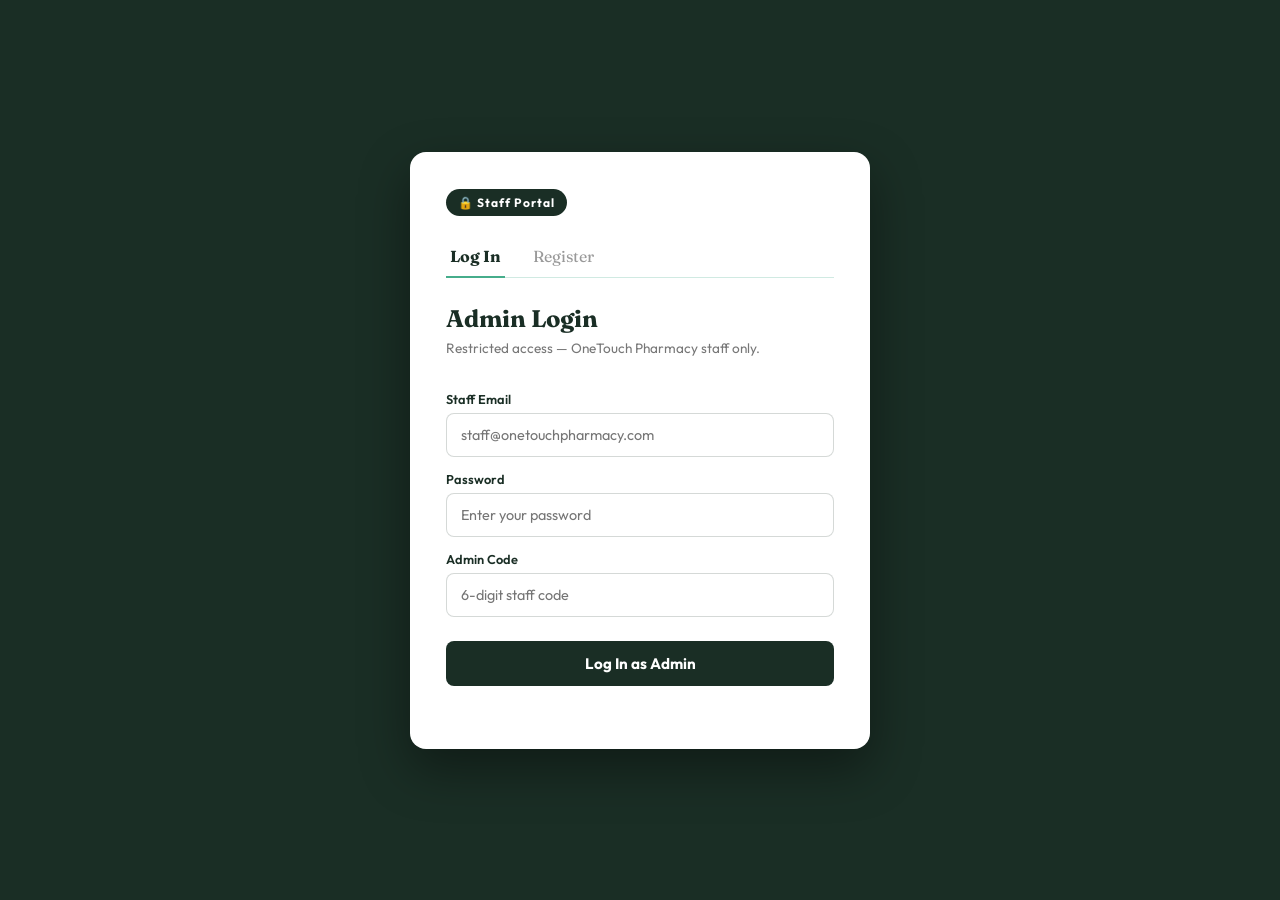
<file: frontend/Admin-Login.html>
<!DOCTYPE html>
<html lang="en">
<head>
<meta charset="UTF-8">
<meta name="viewport" content="width=device-width, initial-scale=1.0">
<link rel="stylesheet" href="./homePage.css">
<link rel="stylesheet" href="./account.css">
<title>OneTouch Pharmacy — Staff Portal</title>
</head>
<body class="account-body admin-body">

<main class="account-main">
  <div class="account-card admin-card">

    <div class="admin-badge">🔒 Staff Portal</div>

    <div class="auth-switch">
      <button class="auth-btn active" data-mode="login">Log In</button>
      <button class="auth-btn" data-mode="signup">Register</button>
    </div>

    <!-- ===== ADMIN LOGIN ===== -->
    <form class="account-form" id="adminLoginForm" data-mode="login">
      <h2>Admin Login</h2>
      <p class="form-subtext">Restricted access — OneTouch Pharmacy staff only.</p>

      <label for="adminLoginEmail">Staff Email</label>
      <input type="email" id="adminLoginEmail" name="email" placeholder="staff@onetouchpharmacy.com" required>

      <label for="adminLoginPassword">Password</label>
      <input type="password" id="adminLoginPassword" name="password" placeholder="Enter your password" required>

      <label for="adminLoginCode">Admin Code</label>
      <input type="text" id="adminLoginCode" name="adminCode" placeholder="6-digit staff code" required>

      <button type="submit" class="submit-btn admin-btn">Log In as Admin</button>
    </form>

    <!-- ===== ADMIN SIGN UP ===== -->
    <form class="account-form hidden" id="adminSignupForm" data-mode="signup">
      <h2>Register Staff Account</h2>
      <p class="form-subtext">New admin accounts require an invite code from management.</p>

      <label for="adminSignupName">Full name</label>
      <input type="text" id="adminSignupName" name="fullName" placeholder="e.g. Dr. Yussif Braimah" required>

      <label for="adminSignupEmail">Staff Email</label>
      <input type="email" id="adminSignupEmail" name="email" placeholder="staff@onetouchpharmacy.com" required>

      <label for="adminInvite">Invite Code</label>
      <input type="text" id="adminInvite" name="inviteCode" placeholder="Provided by management" required>

      <label for="adminSignupPassword">Password</label>
      <input type="password" id="adminSignupPassword" name="password" placeholder="Create a password" required>

      <label for="adminSignupConfirm">Confirm password</label>
      <input type="password" id="adminSignupConfirm" name="confirmPassword" placeholder="Re-enter password" required>

      <button type="submit" class="submit-btn admin-btn">Register Staff Account</button>
    </form>

    <p class="staff-link"><a href="./Account.html">← Back to customer login</a></p>

  </div>
</main>

<script src="./account.js"></script>
</body>
</html>
</file>
<file: frontend/homePage.css>
@import url('https://fonts.googleapis.com/css2?family=Outfit:wght@300;400;500;600;700&family=Fraunces:ital,opsz,wght@0,9..144,500;0,9..144,600;0,9..144,700;1,9..144,500&display=swap');

*{
    padding: 0;
    margin: 0;
    box-sizing: border-box;
}

body{
    background-color: var(--color);
    font-family:var(--font-family);
    font-size: 1.2rem;
       width: 100%;

}
:root {
    --font-family: 'Outfit', sans-serif;
    --hs-p-font-family: 'Fraunces', serif;
    --list-style: none;
    --font-size: 1.5rem;
    --gap: 40px;
    --nav-background-color: rgba(255, 255, 255, 0.85);
    --btn-color: rgb(70, 173, 139);
    --text-decoration: none;
    --color:whitesmoke;
    --footer-bg-color: #1a2e25;;


}
nav.nav-bar {
    border-bottom-right-radius: 15px;
    border-bottom-left-radius: 15px;
    border-bottom: #4ef17249;
    border-bottom-style: groove;
    left: 0;
   right: 0;
    width:90%;
    margin:10px 75px;
}
.nav-bar{
  background-color: var(--nav-background-color);
  backdrop-filter: blur(8px);
  border: none;
  box-shadow: 0 4px 18px rgba(26,46,37,0.15);
    display: grid;
    grid-template-columns: 1fr auto 1fr;
    align-items: center;
    position: fixed;
    top: 0;
    padding: 14px 28px;
    z-index: 1000;
}
.nav-ul1{
     flex: 0 0 auto;
     list-style: none;
     display: flex;
     align-items: center;
     gap: 8px;
     justify-self: start;
}
.nav-ul1 li{ display: flex; align-items: center; }
.nav-ul1 a{
   display: flex;
   align-items: center;
   gap: 10px;
   text-decoration: none;
}
.logo-mark{
   width: 44px; height: 44px;
   border-radius: 50%;
   background: #1a2e25;
   color: white;
   display: flex;
   align-items: center;
   justify-content: center;
   font-family: var(--hs-p-font-family);
   font-weight: 700;
   font-size: 1.05rem;
   flex-shrink: 0;
}
.oneTouch{
    font-family: var(--hs-p-font-family);
    font-weight: 600;
    font-size: 1.05rem;
    color: #1a2e25;
    display: block;
    line-height: 1.15;
}
.nav-ul1 small{
    display: block;
    font-size: 0.72rem;
    font-weight: 400;
    color: #5a6b62;
    line-height: 1.1;
    font-family: var(--font-family);
}
.nav-ul2{
    display: flex;
    list-style: none;
    gap: 36px;
    flex-wrap: nowrap;
    justify-self: center;
}
.nav-ul2 a{
    text-decoration: none;
    color: #1a2e25;
    font-weight: 600;
    font-size: 1rem;
    letter-spacing: 0.2px;
    transition: color 0.2s ease;
}
.nav-ul2 a:hover{
    color: var(--btn-color);
}
.nav-ul3{
     display: flex;
   list-style: none;
   align-items: center;
   gap: 22px;
   justify-self: end;
}
.nav-ul3 img{
    cursor: pointer;
}
.nav2{
    background-color: var(--btn-color);
    padding: 40px 30px;
    margin:120px 0 5px ;
}
.hero {
    position: relative;
    width: 100%;
    height: 100vh;
    overflow: hidden;
    margin-top: 0;
}
.hero-slider-bg{
    position: absolute;
    inset: 0;
    width: 100%;
    height: 100%;
}
.hero-slider-bg .slide{
    position: absolute;
    inset: 0;
    width: 100%;
    height: 100%;
    object-fit: cover;
    object-position: center 20%;
    opacity: 0;
    transition: opacity 1.2s ease-in-out;
}
.hero-slider-bg .slide.active{
    opacity: 1;
}
.hero-overlay{
    position: absolute;
    inset: 0;
    background: linear-gradient(180deg, rgba(13,20,17,0.15) 0%, rgba(13,20,17,0.45) 100%);
}
.hero-floating-text{
    position: relative;
    z-index: 2;
    height: 100%;
    display: flex;
    flex-direction: column;
    justify-content: center;
    align-items: center;
    text-align: center;
    padding: 0 24px;
    max-width: 780px;
    margin: 0 auto;
    color: white;
}
.hero-floating-text .hero-desc{
    color: rgba(255,255,255,0.92);
    line-height: 1.7;
    margin-top: 18px;
    font-size: 1.05rem;
    text-shadow: 0 2px 12px rgba(0,0,0,0.4);
}
.hero-floating-text h1{
    font-family: var(--hs-p-font-family);
    font-weight: 600;
    font-size: clamp(2.4rem, 5.5vw, 4rem);
    line-height: 1.15;
    margin-top: 14px;
    color: #ffffff;
    text-shadow: 0 4px 20px rgba(0,0,0,0.5);
}
.hero-btn-row{
    display: flex;
    gap: 18px;
    margin-top: 34px;
    justify-content: center;
    flex-wrap: wrap;
}
.slider-dots{
    position: absolute;
    bottom: 28px;
    left: 50%;
    transform: translateX(-50%);
    display: flex;
    gap: 10px;
    z-index: 2;
}
.dot{
    width: 10px;
    height: 10px;
    border-radius: 50%;
    background: rgba(255,255,255,0.4);
    cursor: pointer;
    transition: background 0.2s ease;
}
.dot.active{
    background: white;
}
.scroll-cue{
    position: absolute;
    bottom: 28px;
    right: 36px;
    color: rgba(255,255,255,0.75);
    font-size: 0.8rem;
    letter-spacing: 1px;
    z-index: 2;
    animation: bob 1.8s ease-in-out infinite;
}
@keyframes bob{
    0%, 100%{ transform: translateY(0); }
    50%{ transform: translateY(6px); }
}
.hero-section1-div1{
     flex: 1;
     line-height: 1.8;
     margin-bottom: 41px;
     color: var(--color);
     padding: 40px 0;
     font-size: 1.1rem;
    
}
.hero-section1-div1 h1{
    font-family: var(--hs-p-font-family);
    font-size: 3rem;
    line-height: 1.2;
    margin: 18px 0 24px;
}
.hero-section1-div2{
    margin-left: 13px;
     margin-bottom: 41px;
     
}
.light-blue{
    
      color: rgb(70,173,139);
}
.hero-tagline{
    text-transform: uppercase;
     letter-spacing: 2px;
     font-size: 0.9rem;
     font-weight: 700;
     color: rgba(21, 240, 167, 0.911);
     
}
.hero-desc{
    font-size: 0.95rem;
    color: rgba(245,245,245,0.8);
}
.news-ticker{
    background: var(--btn-color);
    color: white;
    overflow: hidden;
    white-space: nowrap;
    padding: 0;
    display: flex;
    align-items: center;
}
.ticker-label{
    background: #1a2e25;
    padding: 10px 18px;
    font-size: 0.75rem;
    font-weight: 700;
    letter-spacing: 1px;
    text-transform: uppercase;
    flex-shrink: 0;
    z-index: 1;
}

.ticker-track{
    display: inline-flex;
    gap: 60px;
    padding-left: 100%;
    padding-top: 10px;
    padding-bottom: 10px;
    animation: scroll-left 25s linear infinite;
    font-size: 0.85rem;
}

@keyframes scroll-left{
    from{ transform: translateX(0); }
    to{ transform: translateX(-100%); }
}
.homepage-button a{
    text-decoration: none;
    color: white;
    font-weight: 600;
}
.homepage-button{
    background-color: var(--btn-color);
    padding: 15px 32px;
    border-radius: 8px;
    border: none;
    font-size: 1rem;
    font-family: var(--font-family);
    font-weight: 600;
    cursor: pointer;
    box-shadow: 0 8px 24px rgba(70,173,139,0.45);
    transition: transform 0.2s ease, box-shadow 0.2s ease;
}
.homepage-button:hover{
    transform: translateY(-2px);
    box-shadow: 0 12px 30px rgba(70,173,139,0.55);
}

.homepage-button2 a{
    text-decoration: none;
    color: white;
    font-weight: 600;
}
.homepage-button2{
    padding: 15px 32px;
    border-radius: 8px;
    border: 1.5px solid rgba(255,255,255,0.7);
    background: rgba(255,255,255,0.1);
    backdrop-filter: blur(6px);
    font-size: 1rem;
    font-family: var(--font-family);
    font-weight: 600;
    cursor: pointer;
    transition: background 0.2s ease, transform 0.2s ease;
}
.homepage-button2:hover{
    background: rgba(255,255,255,0.22);
    transform: translateY(-2px);
}
/* .image-group{
} */
.why-image .img-placeholder{
    width: 100%;
    border-radius: 16px;
    overflow: hidden;
    box-shadow: 0 10px 30px rgba(26,46,37,0.18);
}
.why-image .img-placeholder img{
    width: 100%;
    height: 420px;
    object-fit: cover;
    display: block;
    transition: transform 0.5s ease, filter 0.5s ease;
}
.why-image .img-placeholder:hover img{
    transform: scale(1.06);
    filter: saturate(1.15);
}
/* || grid-template-columns: 1fr 1fr;|| for many images */

.image-group img:hover{
    outline: 2px solid green;
}
.trust-bar{
    background-color: #f3f9f6;
    display: grid;
    grid-template-columns: repeat(4, 1fr);
    gap: 18px;
    padding: 36px 40px;
}
.small-trust {
    color: #6b7d75;
    font-size: 0.78rem;
}
.strong-trust{
    color: #1a2e25;
    font-size: 0.95rem;
}

.trust-bar-items{
    display: flex;
    align-items: center;
    gap: 14px;
    background: white;
    padding: 18px;
    border-radius: 12px;
    box-shadow: 0 3px 14px rgba(26,46,37,0.07);
    transition: transform 0.2s ease, box-shadow 0.2s ease;
}
.trust-bar-items:hover{
    transform: translateY(-4px);
    box-shadow: 0 8px 22px rgba(26,46,37,0.12);
}

.trust-bar-items img {
    background: var(--btn-color);
    padding: 10px;
    border: none;
    border-radius: 50%;
    width: 26px;
    height: 26px;
    flex-shrink: 0;
}
.trust-bar-items div{
    display: flex;
    flex-direction: column;
    gap: 2px;
}
.trust-hr{
    display: none;
}
.container-strips{
    background-color: var(--color);
    display: grid;
    align-items: center;
    justify-content: space-evenly;
    grid-template-columns: repeat(6,1fr);
    gap: 16px;
    padding: 40px;
}

.category-item{
    display: flex;
    flex-direction: column;
    align-items: center;
    gap: 8px;
    text-align: center;
    background: white;
    border-radius: 12px;
    padding: 18px 10px;
    transition: transform 0.2s ease;
}

.category-item:hover{
    transform: translateY(-4px);
}

.category-item span{
    font-size: 2rem;
}

.category-item p{
    font-size: 0.85rem;
    font-weight: 600;
}
/* .container-item{

} */
 /* ||product styles|| */
 .main-section2{
    padding: 0 40px;
 }
.section2-header{
display: flex;
align-items: center;
justify-content: space-between;
padding: 0 40px;
margin-top: 30px;
}
.section2-header a{
    text-decoration-color:var(--btn-color);
    color: #00BCD4;
    

}
.section2-header a:hover{
    background-color: rgb(71, 90, 79);
}
.products{
    display: grid;
    grid-template-columns: repeat(4,1fr);
    padding:0 40px;
    gap: 20px;
    
    
}
.badge {
  position: absolute;
  top: 8px;
  right: 8px;
  background: #ff6b6b;
  color: white;
  font-size: 0.6rem;
  padding: 2px 7px;
  border-radius: 20px;
  font-weight: 700;
}
.product-card {
overflow: hidden;
border-radius: 12px;
position: relative;
background: white;
box-shadow: 0 2px 12px var(--btn-color);

margin: 40px 0;

}
.product-card img{

width: 100%;
height: 340px;
object-fit: cover;
}
.product-info {
  padding: 12px;
}

.product-info h4 {
  font-size: 0.85rem;
  color: #1a2e25;
  margin-bottom: 4px;
}
.price {
  color: var(--btn-color);
  font-weight: 700;
  font-size: 0.95rem;
}
.price.deleted{
    color: red;
    opacity: .4;
}
.add-cart {
  width: 100%;
  background: var(--btn-color);
  color: white;
  border: none;
  padding: 8px;
  font-size: 0.8rem;
  cursor: pointer;
}
.badge.new{
    background: var(--btn-color);
}
.product-info.hover-card,.hover-card.add-cart{
   
    opacity: 0;
 transition: opacity 0.3s ease;
}
.product-info.product-info.hover-card:hover,
.hover-card.add-cart:hover{
    opacity: 1;
}



.why-choose{
    display: flex;
    align-items: center;
    gap: 50px;
    padding: 80px 40px;
    flex-wrap: wrap;
    background: #fbf6ee;
    position: relative;
}

.why-image, .why-content{
    flex: 1;
    min-width: 100px;
   
}
.why-image{
     height: 10%;
    width: 10%;
}

.section-tagline{
    color: rgb(70,173,139);
    font-size: 0.8rem;
    letter-spacing: 3px;
    text-transform: uppercase;
    font-weight: 700;
    margin-bottom: 12px;
}

.why-content h2{
    font-family: var(--hs-p-font-family);
    font-size: 2.2rem;
    color: #1a2e25;
}

.why-content h2 span{
    color: rgb(70,173,139);
}

.why-point{
    display: flex;
    gap: 16px;
    margin-top: 24px;
    padding: 14px;
    border-radius: 10px;
    transition: background 0.2s ease, transform 0.2s ease;
}
.why-point:hover{
    background: white;
    transform: translateX(6px);
}

.why-icon{
    font-size: 1.5rem;
}

.testimonials{
    background: #2b1d18;
    padding: 80px 40px;
}
.testimonials .section-header{
    text-align: center;
    margin-bottom: 44px;
}
.testimonials .section-header h2{
    font-family: var(--hs-p-font-family);
    font-size: 2.2rem;
    color: white;
}
.testimonials .section-header p{
    color: rgba(255,255,255,0.6);
    margin-top: 8px;
    font-size: 0.95rem;
}

.testimonials-grid{
    display: grid;
    grid-template-columns: repeat(3, 1fr);
    gap: 24px;
}

.testimonial-card{
    background: white;
    padding: 30px 26px 26px;
    border-radius: 14px;
    box-shadow: 0 10px 26px rgba(0,0,0,0.18);
    border-top: 4px solid var(--btn-color);
    position: relative;
    transition: transform 0.25s ease;
}
.testimonial-card:hover{
    transform: translateY(-6px);
}
.testimonial-card::before{
    content: '"';
    position: absolute;
    top: -6px;
    right: 20px;
    font-family: var(--hs-p-font-family);
    font-size: 4rem;
    color: rgba(70,173,139,0.18);
    line-height: 1;
}

.testimonial-stars{
    color: #f5a623;
    font-size: 0.9rem;
    margin-bottom: 10px;
    letter-spacing: 2px;
}

.testimonial-text{
    font-style: italic;
    line-height: 1.6;
    margin-bottom: 18px;
    font-size: 0.92rem;
    color: #2c3a34;
}

.testimonial-author{
    display: flex;
    align-items: center;
    gap: 12px;
}

.author-avatar{
    width: 42px; height: 42px;
    border-radius: 50%;
    background: rgb(70,173,139);
    color: white;
    display: flex;
    align-items: center;
    justify-content: center;
    font-weight: 700;
    flex-shrink: 0;
}

.testimonial-author strong{
    display: block;
    font-size: 0.85rem;
    color: #1a2e25;
}

.testimonial-author small{
    color: #777;
    font-size: 0.75rem;
}

.review-section{
    background: #f3f9f6;
    padding: 70px 40px;
    display: flex;
    justify-content: center;
}
.review-card{
    background: white;
    max-width: 520px;
    width: 100%;
    padding: 40px;
    border-radius: 16px;
    box-shadow: 0 10px 30px rgba(26,46,37,0.08);
}
.review-card h3{
    font-family: var(--hs-p-font-family);
    font-size: 1.6rem;
    color: #1a2e25;
    margin-bottom: 6px;
}
.review-form{
    display: flex;
    flex-direction: column;
    margin-top: 18px;
}
.review-form label{
    font-size: 0.82rem;
    font-weight: 600;
    color: #1a2e25;
    margin: 14px 0 6px;
}
.review-form input,
.review-form textarea{
    padding: 12px 14px;
    border: 1px solid rgba(26,46,37,0.18);
    border-radius: 8px;
    font-family: var(--font-family);
    font-size: 0.9rem;
}
.review-form textarea{
    resize: vertical;
    min-height: 100px;
}
.review-form input:focus,
.review-form textarea:focus{
    outline: none;
    border-color: var(--btn-color);
}
.star-rating{
    display: flex;
    gap: 6px;
    font-size: 1.8rem;
    cursor: pointer;
}
.star-rating .star{
    color: #ddd;
    transition: color 0.15s ease;
}
.star-rating .star.filled{
    color: #f5a623;
}
.review-submit-btn{
    margin-top: 22px;
    background: var(--btn-color);
    color: white;
    border: none;
    padding: 13px;
    border-radius: 8px;
    font-size: 0.95rem;
    font-weight: 700;
    font-family: var(--font-family);
    cursor: pointer;
    transition: opacity 0.2s ease;
}
.review-submit-btn:hover{
    opacity: 0.9;
}

.footer-darkgreen{
    background-color: var(--footer-bg-color);
   margin-top: 0;
}
.footer-container{
    padding: 60px 40px 40px;
    color: var(--color);
    text-align: left;
    max-width: 1200px;
    margin: 0 auto;
    display: grid;
    grid-template-columns: 1.3fr 2fr;
    gap: 60px;
    align-items: start;
}
.f-contents{
    display: grid;
    grid-template-columns: 1fr 1fr 1fr;
    gap: 40px;
}
.f-contents h4{
    margin-top: 0;
    margin-bottom: 6px;
    color: var(--btn-color);
    font-size: 0.85rem;
    letter-spacing: 1.5px;
    text-transform: uppercase;
    opacity: 1;
}
.f-brand:hover{
    color: var(--btn-color);
}
.footer-divider{
    border: none;
    border-top: 1px solid rgba(255,255,255,0.12);
    margin: 0 40px;
}
.copyRights{
    color: rgba(255,255,255,0.55);
    text-align: center;
    margin: 18px 0;
    font-weight: 400;
    font-size: 0.8rem;
}
.quick-links a{
    color: rgba(255,255,255,0.75);
    align-items: center;
    display: block;
    text-decoration: none;
    margin-top: 14px;
    width: fit-content;
    padding: 2px 0;
}
.quick-links a:first-of-type{
    margin-top: 0;
}
.quick-links a:hover{
    color: var(--btn-color);
}
.social2 img{
    width: 18px;
    height: 18px;
    object-fit: contain;
    filter: brightness(0) invert(1);
    padding: 8px;
    background: rgba(255,255,255,0.12);
    border-radius: 50%;
    box-sizing: content-box;
    transition: background 0.2s ease;
}
.social2 img:hover{
    background: var(--btn-color);
}
.social-links{
    margin-top: 0;
    max-width: 380px;
    flex-direction: column;
    display: flex;
}
.social2{
    display: flex;
    justify-content: flex-start;
    align-items: center;
    flex-direction: row;
    margin-top: 16px;
    gap: 10px;
}
.contacts-style{
    display: flex;
    align-items: center;
    gap: 10px;
    margin-top: 14px;
}
.contacts-style:first-of-type{
    margin-top: 0;
}
.contacts-style img{
    width: 18px;
    height: 18px;
    flex-shrink: 0;
    filter: brightness(0) invert(1);
    opacity: 0.85;
}
.contacts-style a{
    color: rgba(255,255,255,0.75);
    text-decoration: none;
    font-size: 0.85rem;
}
.contacts-style a:hover{
    color: var(--btn-color);
}
.f-brand{
display: block;
font-size: 1.1rem;
letter-spacing: 2px;
margin-bottom: 12px;
font-family: var(--hs-p-font-family);
}
.f-description{
    color: rgba(255,255,255,0.6);
    font-size: 0.85rem;
    line-height: 1.6;
}

@media (max-width: 800px){
    .footer-container{
        grid-template-columns: 1fr;
        gap: 40px;
    }
    .f-contents{
        grid-template-columns: 1fr 1fr;
    }
}


/* =====================================================
   RESPONSIVE
   ===================================================== */

/* Hamburger (hidden on desktop) */
.hamburger{
    display: none;
    flex-direction: column;
    justify-content: center;
    gap: 5px;
    width: 40px;
    height: 40px;
    padding: 9px;
    background: none;
    border: none;
    cursor: pointer;
}
.hamburger span{
    display: block;
    height: 2.5px;
    width: 100%;
    background: #1a2e25;
    border-radius: 2px;
    transition: transform 0.25s ease, opacity 0.2s ease;
}
.hamburger.active span:nth-child(1){ transform: translateY(7.5px) rotate(45deg); }
.hamburger.active span:nth-child(2){ opacity: 0; }
.hamburger.active span:nth-child(3){ transform: translateY(-7.5px) rotate(-45deg); }

/* Make the whole button clickable, not just the link text */
.homepage-button a,
.homepage-button2 a{
    display: block;
    padding: 15px 32px;
    margin: -15px -32px;
}

/* Touch screens can't hover, so never hide product info/buttons */
@media (hover: none){
    .product-info.hover-card,
    .hover-card.add-cart{ opacity: 1; }
}

/* ---------- Small laptops ---------- */
@media (max-width: 1100px){
    .nav-ul2{ gap: 22px; }
}

/* ---------- Tablets and below ---------- */
@media (max-width: 900px){
    /* nav */
    nav.nav-bar{
        width: calc(100% - 20px);
        margin: 10px;
        padding: 10px 16px;
        grid-template-columns: 1fr auto auto;
        column-gap: 12px;
    }
    .nav-ul1{ grid-column: 1; grid-row: 1; }
    .nav-ul3{ grid-column: 2; grid-row: 1; gap: 14px; }
    .hamburger{ display: flex; grid-column: 3; grid-row: 1; }
    .nav-ul2{
        display: none;
        grid-column: 1 / -1;
        grid-row: 2;
        flex-direction: column;
        gap: 0;
        justify-self: stretch;
        margin-top: 10px;
        border-top: 1px solid rgba(26,46,37,0.12);
    }
    .nav-ul2.open{ display: flex; }
    .nav-ul2 a{ display: block; padding: 14px 4px; }

    /* sections */
    .trust-bar{ grid-template-columns: 1fr 1fr; padding: 28px 20px; }
    .products{ grid-template-columns: repeat(2, 1fr); }
    .product-card img{ height: 240px; }
    .testimonials-grid{ grid-template-columns: 1fr; }
    .why-choose{ padding: 60px 24px; gap: 30px; }
    .why-image, .why-content{ flex: 1 1 100%; }
    .why-image{ height: auto; width: auto; }
    .why-image .img-placeholder img{ height: 300px; }
    .testimonials{ padding: 60px 24px; }
}

/* ---------- Phones ---------- */
@media (max-width: 768px){
    .hero{ height: 100vh; height: 100svh; min-height: 560px; }
    .hero-floating-text{ padding: 90px 20px 70px; }
    .hero-floating-text h1{ font-size: 2.2rem; }
    .scroll-cue{ display: none; }

    .nav2{ margin: 24px 0 5px; }

    .container-strips{ grid-template-columns: repeat(3, 1fr); padding: 24px 16px; gap: 10px; }
    .category-item{ padding: 16px 8px; }

    .main-section2{ padding: 0 16px; }
    .section2-header{ padding: 0; }
    .products{ padding: 0; gap: 14px; }
    .product-card{ margin: 10px 0; }

    .why-content h2,
    .testimonials .section-header h2{ font-size: 1.7rem; }

    .review-section{ padding: 40px 16px; }
    .review-card{ padding: 26px 20px; }
    /* 16px stops iOS zooming in when you tap an input */
    .review-form input,
    .review-form textarea{ font-size: 16px; }
}

/* ---------- Small phones ---------- */
@media (max-width: 480px){
    nav.nav-bar{ padding: 8px 10px; column-gap: 8px; }
    .logo-mark{ width: 38px; height: 38px; font-size: 0.95rem; }
    .oneTouch{ font-size: 0.95rem; }
    .nav-ul3{ gap: 12px; }

    .hero-btn-row{ flex-direction: column; width: 100%; gap: 12px; }
    .hero-btn-row .homepage-button,
    .hero-btn-row .homepage-button2{ width: 100%; }

    .trust-bar{ grid-template-columns: 1fr; }
    .product-card img{ height: 170px; }

    .footer-container{ padding: 40px 20px 30px; }
    .f-contents{ grid-template-columns: 1fr; gap: 28px; }
    .footer-divider{ margin: 0 20px; }
}

@media (max-width: 380px){
    .container-strips{ grid-template-columns: repeat(2, 1fr); }
}
</file>
<file: frontend/account.css>
/* ===== ACCOUNT PAGE ===== */
.account-body{
  height: auto;
  min-height: 100vh;
  /* background-color: #1a2e25; */
}
.admin-body{
  background: #1a2e25;
}

.account-main{
  display: flex;
  justify-content: center;
  align-items: center;
  padding: 160px 20px 60px;
  min-height: 80vh;

}
.admin-body .account-main{
  padding: 60px 20px;
  min-height: 100vh;
}

.account-card{
  background: white;
  width: 100%;
  max-width: 460px;
  border-radius: 16px;
  box-shadow: 0 8px 30px rgba(26,46,37,0.12);
  padding: 36px 36px 30px;
}
.admin-card{
  box-shadow: 0 20px 50px rgba(0,0,0,0.4);
}

.admin-badge{
  display: inline-flex;
  align-items: center;
  gap: 6px;
  background: #1a2e25;
  color: white;
  font-size: 0.75rem;
  font-weight: 700;
  letter-spacing: 1px;
  padding: 6px 12px;
  border-radius: 20px;
  margin-bottom: 20px;
}

/* auth mode toggle: Log In / Sign Up */
.auth-switch{
  display: flex;
  gap: 24px;
  border-bottom: 1px solid rgba(70,173,139,0.25);
  margin-bottom: 26px;
}
.auth-btn{
  border: none;
  background: transparent;
  padding: 10px 4px;
  font-family: var(--hs-p-font-family);
  font-size: 1rem;
  cursor: pointer;
  color: #999;
  border-bottom: 2px solid transparent;
  margin-bottom: -1px;
}
.auth-btn.active{
  color: #1a2e25;
  border-bottom: 2px solid var(--btn-color);
  font-weight: 700;
}

/* forms */
.account-form{
  display: flex;
  flex-direction: column;
}
.account-form.hidden{
  display: none;
}
.account-form h2{
  font-family: var(--hs-p-font-family);
  font-size: 1.5rem;
  color: #1a2e25;
  margin-bottom: 6px;
}
.form-subtext{
  font-size: 0.85rem;
  color: #777;
  margin-bottom: 20px;
}
.account-form label{
  font-size: 0.8rem;
  font-weight: 600;
  color: #1a2e25;
  margin-bottom: 6px;
  margin-top: 14px;
}
.account-form input{
  padding: 12px 14px;
  border: 1px solid rgba(26,46,37,0.18);
  border-radius: 8px;
  font-family: var(--font-family);
  font-size: 0.9rem;
}
.account-form input:focus{
  outline: none;
  border-color: var(--btn-color);
}

.submit-btn{
  margin-top: 24px;
  background: var(--btn-color);
  color: white;
  border: none;
  padding: 13px;
  border-radius: 8px;
  font-size: 0.95rem;
  font-weight: 700;
  font-family: var(--font-family);
  cursor: pointer;
  transition: opacity 0.2s ease;
}
.submit-btn:hover{
  opacity: 0.9;
}
.admin-btn{
  background: #1a2e25;
}

.switch-hint{
  text-align: center;
  font-size: 0.82rem;
  color: #777;
  margin-top: 16px;
}
.switch-link{
  color: var(--btn-color);
  font-weight: 700;
  text-decoration: none;
  cursor: pointer;
}

.staff-link{
  text-align: center;
  margin-top: 18px;
  font-size: 0.78rem;
}
.staff-link a{
  color: #999;
  text-decoration: none;
}
.staff-link a:hover{
  color: var(--btn-color);
}
.admin-body .staff-link a{
  color: rgba(255,255,255,0.6);
}

@media (max-width: 520px){
  .account-card{
    padding: 26px 22px 24px;
  }
}
</file>
